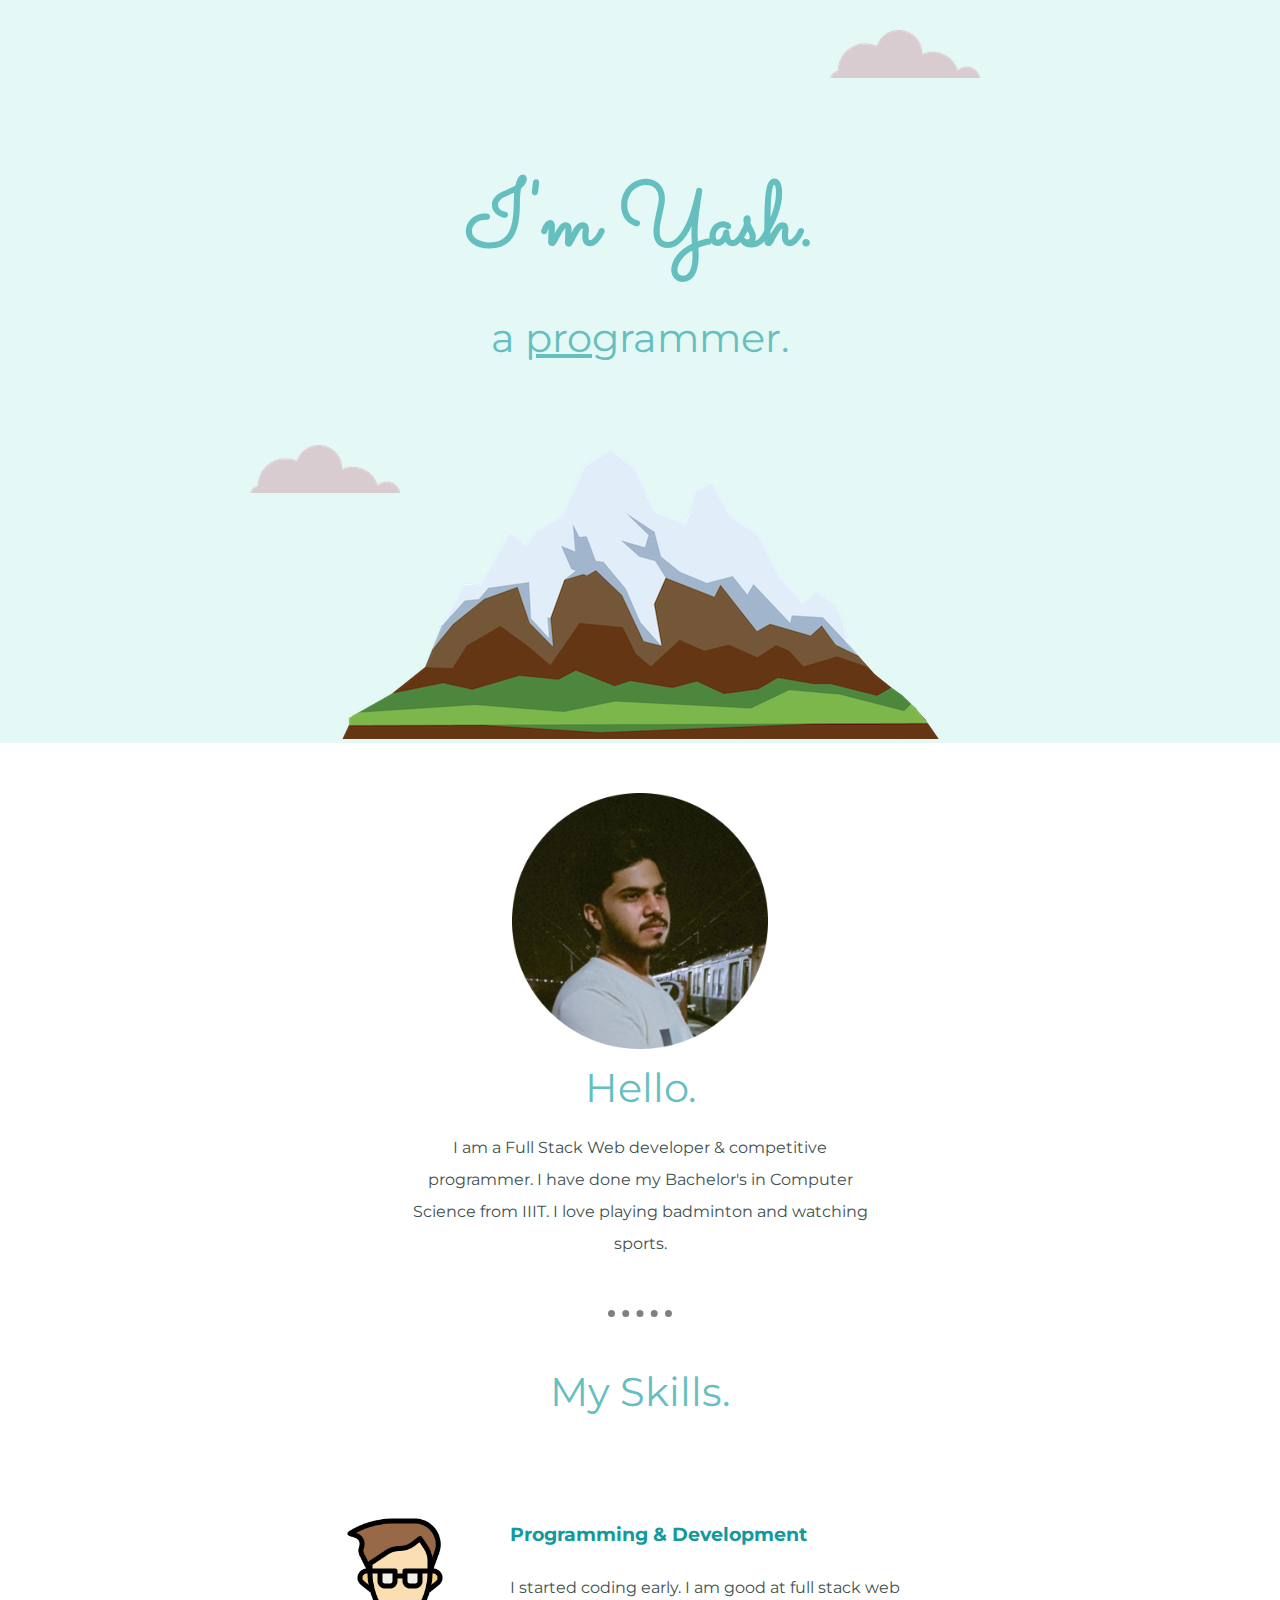
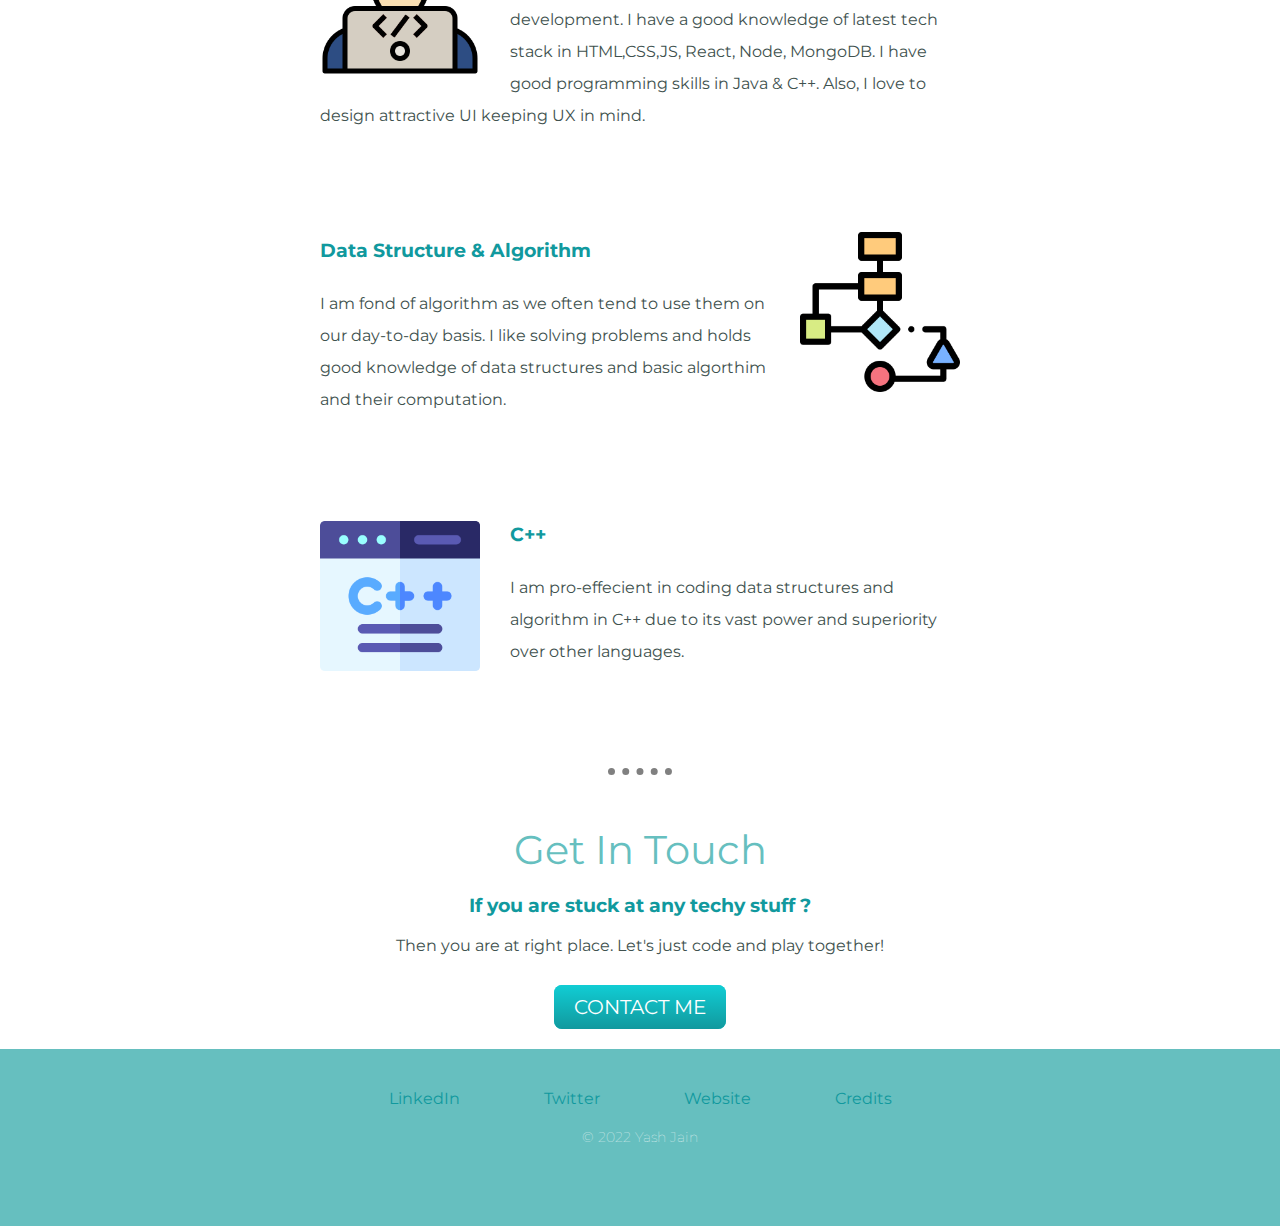
<file: index.html>
<!DOCTYPE html>
<html lang="en" dir="ltr">

<head>
  <meta charset="utf-8">
  <title>Yash Jain</title>
  <link rel="stylesheet" href="css/styles.css">
  <link rel="icon" href="favicon.ico">
  <link rel="preconnect" href="https://fonts.googleapis.com">
  <link rel="preconnect" href="https://fonts.gstatic.com" crossorigin>
  <link href="https://fonts.googleapis.com/css2?family=Merriweather&family=Montserrat&family=Sacramento&display=swap" rel="stylesheet">
</head>

<body>
  <div class="top-container">
    <img class="top-cloud" src="images/cloud.png" alt="cloud-img">
    <h1>I'm Yash.</h1>
    <h2>a <span>pro</span>grammer.</h2>
    <img class="bottom-cloud" src="images/cloud.png" alt="cloud-img">
    <img src="images/mountain.png" alt="mountain-img">
  </div>

  <div class="middle-container">

    <div class="profile">
      <img src="images\yash.png" alt="profile-image" width="20%" height="20%">
      <h2>Hello.</h2>
      <p class="profile-section">I am a Full Stack Web developer & competitive programmer. I have done my Bachelor's in Computer Science from IIIT. I love playing badminton and watching sports.</p>
    </div>

    <hr>

    <div class="skills">
      <h2>My Skills.</h2>
      <div class="skill-row">
        <img class="webdev" src="images\webdev.png" alt="web-development">
        <h3>Programming &  Development</h3>
        <p>I started coding early. I am good at full stack web development. I have a good knowledge of latest tech stack in HTML,CSS,JS, React, Node, MongoDB. I have good programming skills in Java & C++. Also, I love to design attractive UI keeping UX in mind.</p>
      </div>

      <div class="skill-row">
        <img class="algo" src="images\algorithm.png" alt="algorithm">
        <h3>Data Structure & Algorithm</h3>
        <p>I am fond of algorithm as we often tend to use them on our day-to-day basis. I like solving problems and holds good knowledge of data structures and basic algorthim and their computation.</p>
      </div>
    </div>

    <div class="skill-row">
      <img class="c" src="images\c++.png" alt="c++">
      <h3>C++</h3>
      <p>I am pro-effecient in coding data structures and algorithm in C++ due to its vast power and superiority over other languages.</p>
    </div>
  </div>

  <hr>
  <div class="contact-me">
    <h2>Get In Touch</h2>
    <h3>If you are stuck at any techy stuff ?</h3>
    <p>Then you are at right place. Let's just code and play together!</p>
    <a class="btn" href="mailto:yjain8958372013@email.com">CONTACT ME</a>
  </div>

  </div>


  <div class="bottom-container">
    <a class="footer-link" href="https://www.linkedin.com/in/yash-jain-5142121a4">LinkedIn</a>
    <a class="footer-link" href="https://twitter.com/Yash__Jain_">Twitter</a>
    <a class="footer-link" href="https://github.com/YashJain2/">Website</a>
    <a class="footer-link" href="credit.html">Credits</a>
    <p class="copyright">© 2022 Yash Jain </p>
  </div>


</body>

</html>
</file>
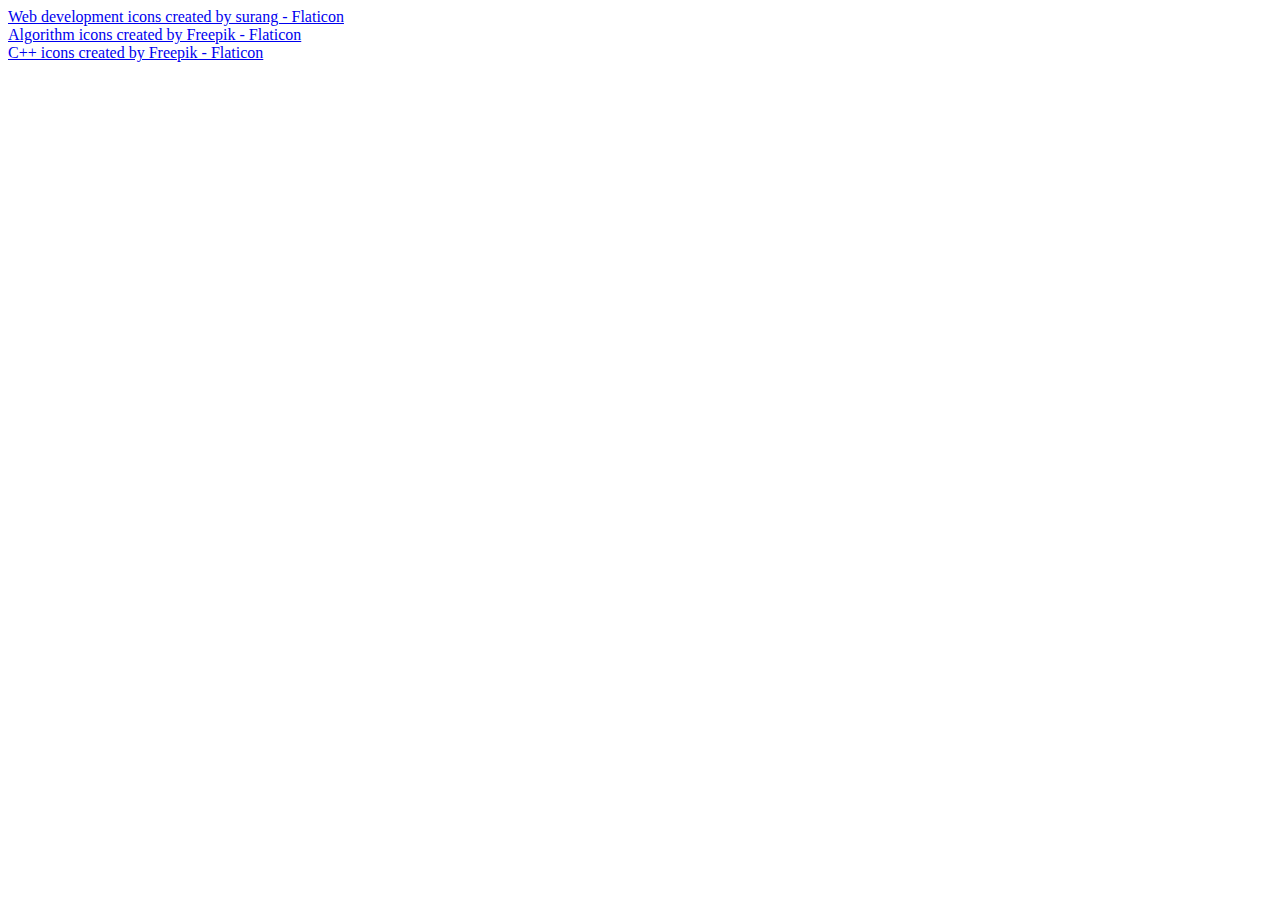
<file: credit.html>
<!DOCTYPE html>
<html lang="en" dir="ltr">
  <head>
    <meta charset="utf-8">
    <title></title>
  </head>
  <body>
    <a href="https://www.flaticon.com/free-icons/web-development" title="web development icons">Web development icons created by surang - Flaticon</a>
    <br>
    <a href="https://www.flaticon.com/free-icons/algorithm" title="algorithm icons">Algorithm icons created by Freepik - Flaticon</a>
    <br>
    <a href="https://www.flaticon.com/free-icons/c-" title="c++ icons">C++ icons created by Freepik - Flaticon</a>
    <br>
  </body>
</html>
</file>
<file: css/styles.css>
/*---------------------TAG SELECTOR-------------------------*/
body{
  margin:0;
  text-align: center;
  font-family: 'Merriweather',serif;
}

h1{
  color:  #66BFBF;
  margin-top:50px;
  margin-bottom: 0;
  font-family: 'Sacramento',sans-serif;
  font-size: 5.625rem;
  line-height: 1.7;
}

h2{
  color:  #66BFBF;
  margin-top: 10px;
  margin-bottom: 20px;
  font-family: 'Montserrat',sans-serif;
  font-size: 2.5rem;
  font-weight: normal;
}

h3{
  color: #11999E;
}

a{
  text-decoration: none;
  margin: auto 40px;
  color: #11999E
}

div{
  font-family: 'Montserrat',sans-serif;
}

span{
  text-decoration: underline;
}

p{
  color: #40514E;
  margin-bottom: 40px;
}

hr{
  border-color: grey;
  border-top-width: 7px;
  border-style: dotted none none none;
  width: 5%;
  margin-bottom: 50px;
}

/*---------------------CLASS SELECTOR-------------------------*/

.bottom-cloud{
  position:absolute;
  left:250px;
  bottom:250px;
}

.top-container{
  background-color: #E4F9F5;
  position:relative;
  padding-top: 100px;
}

.top-cloud{
  position: absolute;
  right:300px;
  top:30px;
}

.hidden{
  display: none;
}

.skill-row{
  margin:100px auto 100px auto;
  width: 50%;
  text-align: left;
  line-height: 2;
}

.webdev{
  width: 25%;
  float: left;
  margin-right: 30px;
}
.algo{
  width: 25%;
  float: right;
  margin-left: 30px;
}
.c{
  width: 25%;
  float: left;
  margin-right: 30px;
}

.profile{
  margin: 50px auto;
}

.profile-section{
  margin:auto 400px auto 400px;
  line-height: 2;
}

.bottom-container{
  background-color: #66BFBF;
  padding:40px;
  margin-top: 30px;
}

.footer-link{
  color: #11999E;
}

.copyright{
  font-weight: 100;
  font-size: 14px;
  margin-top: 20px;
  color:#EAF6F6;
}

/*---------------------BUTTON-------------------------*/
.btn {
  background:  #11cdd4;
  background-image: -webkit-linear-gradient(top,  #11cdd4, #11999e);
  background-image: -moz-linear-gradient(top,  #11cdd4, #11999e);
  background-image: -ms-linear-gradient(top,  #11cdd4, #11999e);
  background-image: -o-linear-gradient(top,  #11cdd4, #11999e);
  background-image: linear-gradient(to bottom,  #11cdd4, #11999e);
  -webkit-border-radius: 8;
  -moz-border-radius: 8;
  border-radius: 8px;
  font-family: 'Montserrat',sans-serif;
  color: #ffffff;
  font-size: 20px;
  padding: 10px 20px 10px 20px;
  text-decoration: none;
}

/*---------------------PSUEDO CLASSS SELECTOR-------------------------*/
.btn:hover {
  background: #30e3cb;
  background-image: -webkit-linear-gradient(top, #30e3cb, #2bc4ad);
  background-image: -moz-linear-gradient(top, #30e3cb, #2bc4ad);
  background-image: -ms-linear-gradient(top, #30e3cb, #2bc4ad);
  background-image: -o-linear-gradient(top, #30e3cb, #2bc4ad);
  background-image: linear-gradient(to bottom, #30e3cb, #2bc4ad);
  text-decoration: none;
}

.footer-link:hover{
  color: #eaf6f6;
}


/*---------------------ID SELECTOR-------------------------*/
</file>
